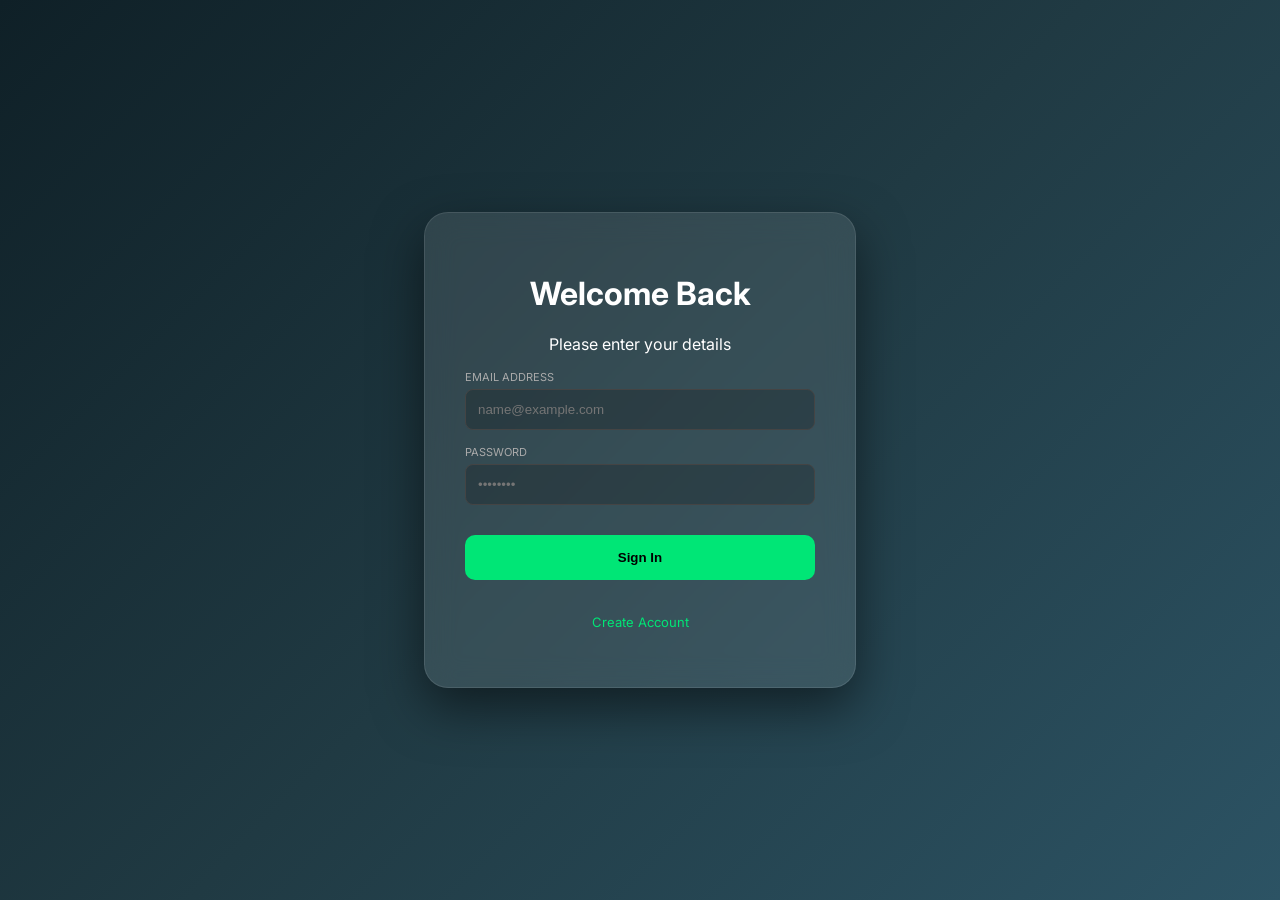
<file: auth.html>
<!DOCTYPE html>
<html lang="en">
<head>
    <meta charset="UTF-8">
    <title>Urban Flow | Login</title>
    <link rel="stylesheet" href="auth.css">
    <link href="https://fonts.googleapis.com/css2?family=Inter:wght@400;600&display=swap" rel="stylesheet">
</head>
<body>
    <div class="auth-card">
        <h1 id="auth-title">Welcome Back</h1>
        <p id="auth-subtitle">Please enter your details</p>
        <form id="auth-form">
            <div class="input-group">
                <label>Email Address</label>
                <input type="email" id="email" placeholder="name@example.com" required>
            </div>
            <div class="input-group">
                <label>Password</label>
                <input type="password" id="password" placeholder="••••••••" required>
            </div>
            <div id="register-fields" class="hidden">
                <div class="input-group">
                    <label>Confirm Password</label>
                    <input type="password" id="confirm-password" placeholder="••••••••">
                </div>
            </div>
            <button type="submit" class="auth-btn" id="submit-btn">Sign In</button>
        </form>
        <div class="auth-footer">
            <p><a href="#" id="toggle-auth">Create Account</a></p>
        </div>
    </div>

    <script>
        const form = document.getElementById('auth-form');
        const toggleBtn = document.getElementById('toggle-auth');
        const registerFields = document.getElementById('register-fields');
        const authTitle = document.getElementById('auth-title');
        let isLogin = true;

        toggleBtn.onclick = (e) => {
            e.preventDefault();
            isLogin = !isLogin;
            authTitle.innerText = isLogin ? "Welcome Back" : "Create Account";
            document.getElementById('submit-btn').innerText = isLogin ? "Sign In" : "Register";
            toggleBtn.innerText = isLogin ? "Create Account" : "Back to Login";
            registerFields.classList.toggle('hidden');
        };

        form.onsubmit = (e) => {
            e.preventDefault();
            const email = document.getElementById('email').value;
            const password = document.getElementById('password').value;
            const passInput = document.getElementById('password');
            let users = JSON.parse(localStorage.getItem('urban_users')) || [];

            if (isLogin) {
                const userFound = users.find(u => u.email === email);
                if (!userFound) {
                    alert("❌ ไม่พบอีเมลนี้ในระบบ");
                } else if (userFound.password !== password) {
                    passInput.classList.add('error-shake');
                    alert("⚠️ รหัสผ่านไม่ถูกต้อง กรุณาลองใหม่");
                    setTimeout(() => passInput.classList.remove('error-shake'), 300);
                    passInput.value = "";
                    passInput.focus();
                } else {
                    sessionStorage.setItem('isLoggedIn', 'true');
                    sessionStorage.setItem('userEmail', email);
                    window.location.href = 'index.html';
                }
            } else {
                const confirmPass = document.getElementById('confirm-password').value;
                if (password !== confirmPass) { alert("❌ รหัสผ่านไม่ตรงกัน"); return; }
                if (users.find(u => u.email === email)) { alert("⚠️ อีเมลนี้ถูกใช้ไปแล้ว"); return; }
                users.push({ email, password });
                localStorage.setItem('urban_users', JSON.stringify(users));
                alert("🎉 สมัครสมาชิกสำเร็จ!");
                toggleBtn.click();
            }
        };
    </script>
</body>
</html>
</file>
<file: auth.css>
body {
    margin: 0; font-family: 'Inter', sans-serif; height: 100vh;
    background: linear-gradient(135deg, #0f2027, #203a43, #2c5364);
    display: flex; align-items: center; justify-content: center; color: white;
}
.auth-card {
    background: rgba(255, 255, 255, 0.1); backdrop-filter: blur(15px);
    padding: 40px; border-radius: 24px; border: 1px solid rgba(255,255,255,0.1);
    width: 350px; text-align: center; box-shadow: 0 20px 50px rgba(0,0,0,0.5);
}
.input-group { text-align: left; margin-bottom: 15px; }
.input-group label { font-size: 11px; color: #aaa; text-transform: uppercase; margin-bottom: 5px; display: block; }
.input-group input {
    width: 100%; padding: 12px; background: rgba(0,0,0,0.2); border: 1px solid #444;
    border-radius: 8px; color: white; box-sizing: border-box; outline: none;
}
.input-group input:focus { border-color: #00e676; }
.auth-btn {
    width: 100%; padding: 15px; background: #00e676; border: none;
    border-radius: 10px; font-weight: 600; cursor: pointer; margin: 15px 0;
}
.hidden { display: none; }
#toggle-auth { color: #00e676; text-decoration: none; font-size: 13px; }
@keyframes shake { 0%, 100% { transform: translateX(0); } 25% { transform: translateX(-10px); } 75% { transform: translateX(10px); } }
.error-shake { animation: shake 0.3s; border-color: #ff5252 !important; }
</file>
